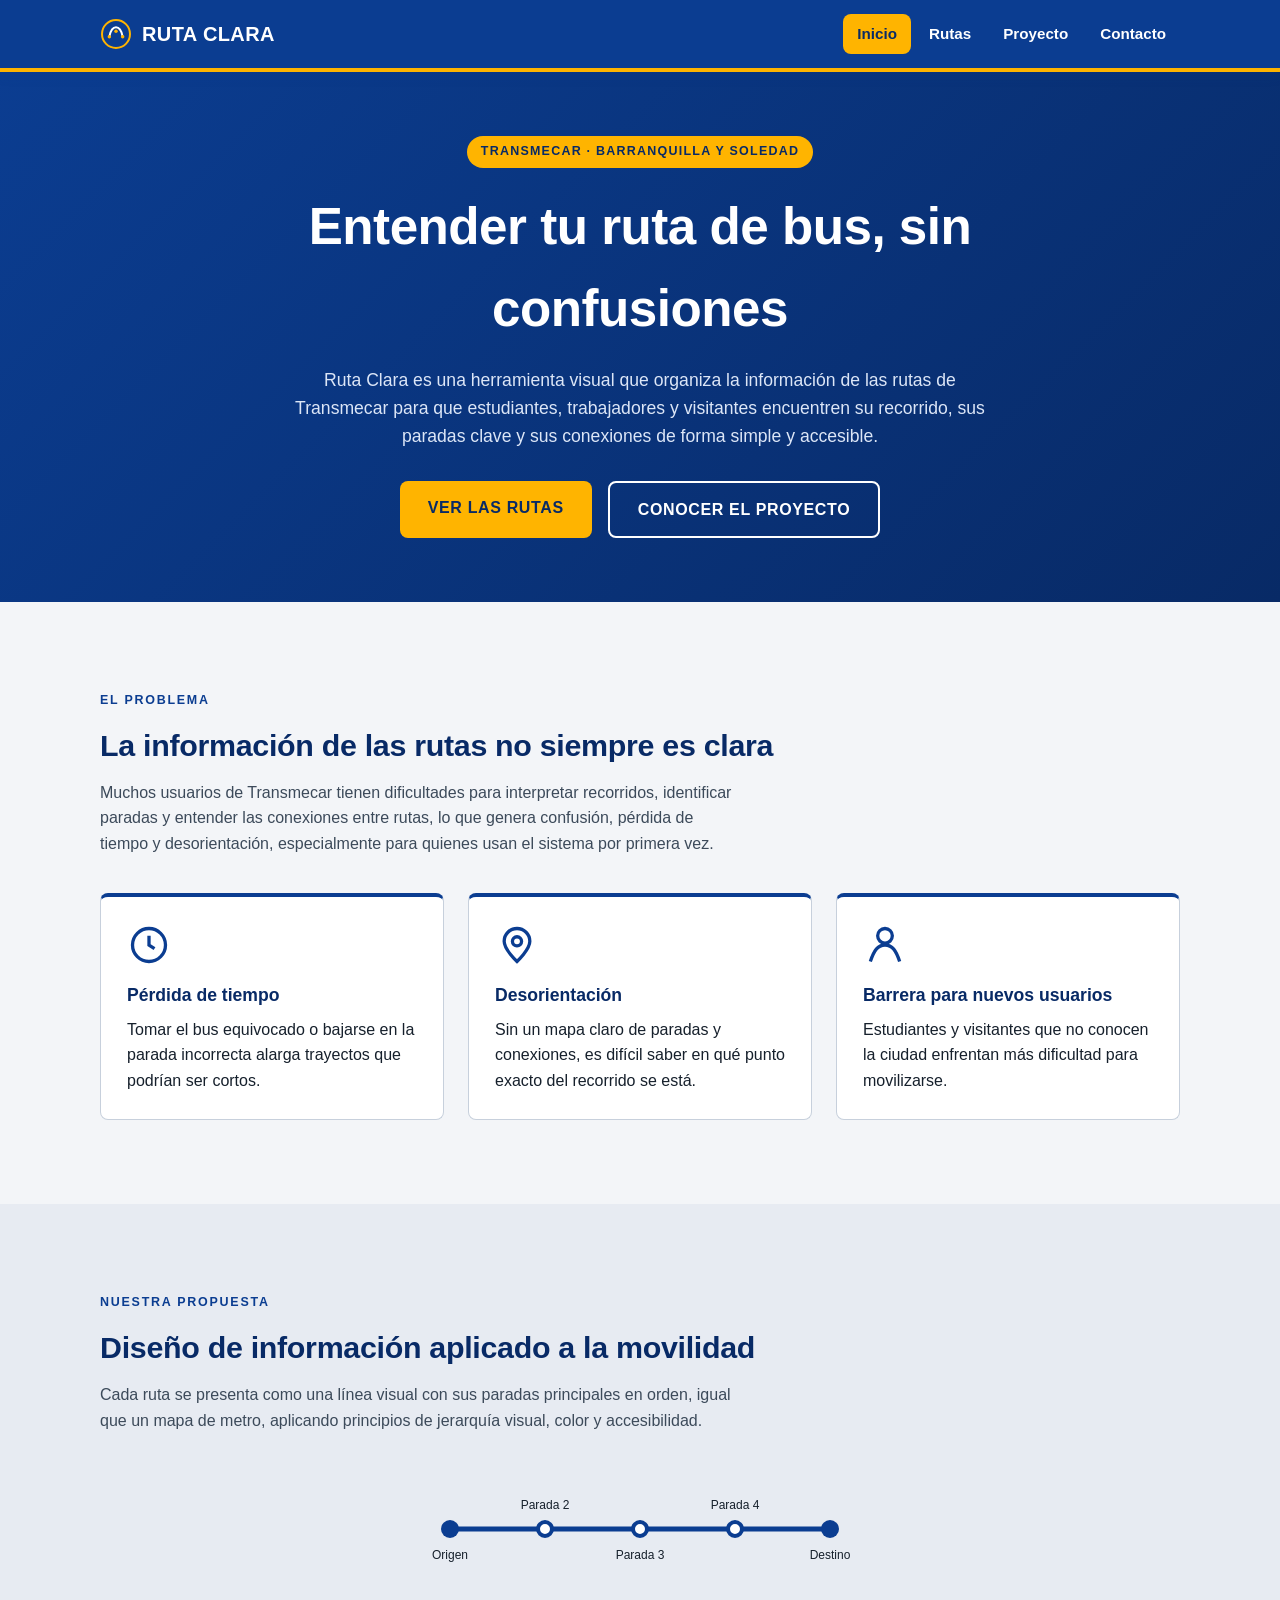
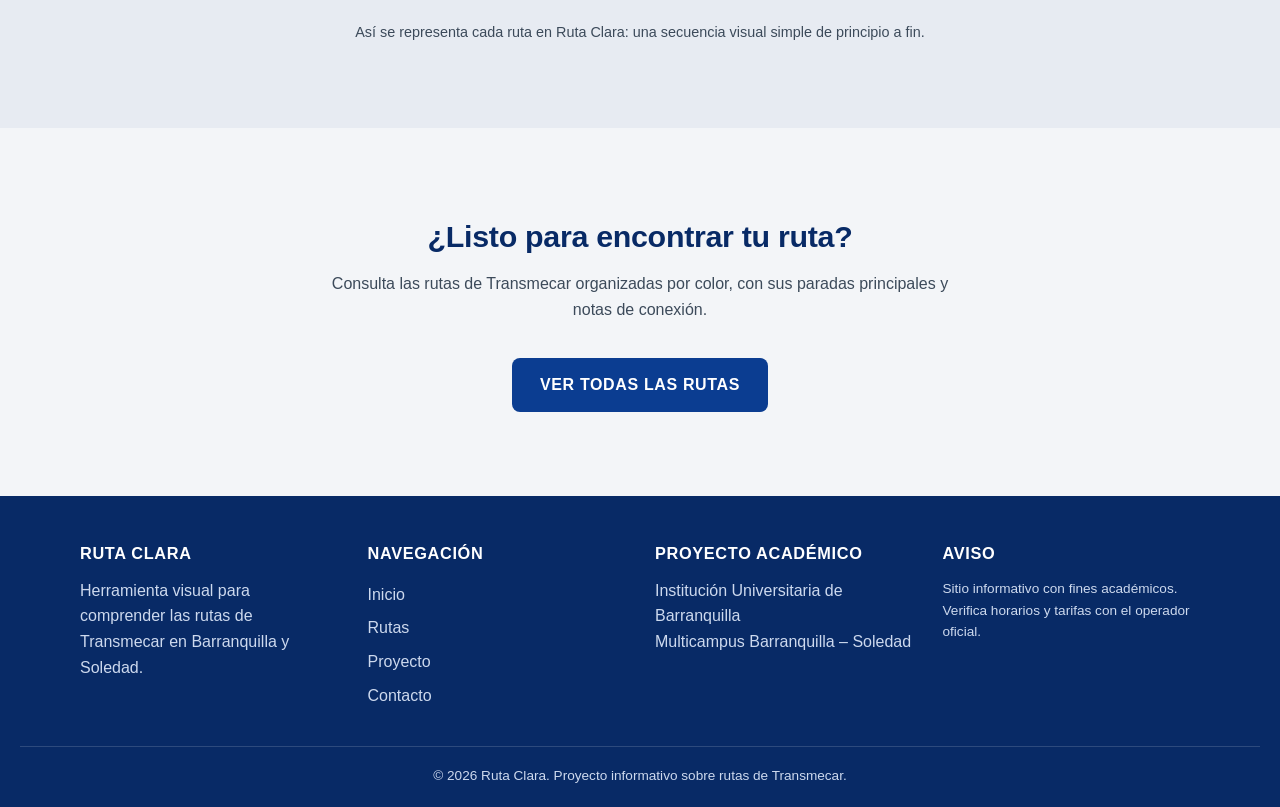
<file: index.html>
<!DOCTYPE html>
<html lang="es">
<head>
  <meta charset="UTF-8">
  <meta name="viewport" content="width=device-width, initial-scale=1.0">
  <title>Ruta Clara | Entiende las rutas de Transmecar</title>
  <meta name="description" content="Ruta Clara: herramienta visual para comprender fácilmente las rutas de Transmecar en Barranquilla y Soledad, Atlántico.">
  <link rel="stylesheet" href="css/styles.css">
</head>
<body>
  <a href="#contenido-principal" class="saltar-enlace">Saltar al contenido principal</a>

  <header class="encabezado">
    <nav class="barra-nav" aria-label="Navegación principal">
      <a href="index.html" class="marca">
        <svg class="marca__icono" viewBox="0 0 48 48" role="img" aria-label="Logotipo de Ruta Clara">
          <circle cx="24" cy="24" r="21" fill="none" stroke="#ffb400" stroke-width="3"/>
          <path d="M14 28c2-10 6-14 10-14s8 4 10 14" fill="none" stroke="#ffffff" stroke-width="3" stroke-linecap="round"/>
          <circle cx="14" cy="28" r="2.6" fill="#ffb400"/>
          <circle cx="24" cy="20" r="2.6" fill="#ffb400"/>
          <circle cx="34" cy="28" r="2.6" fill="#ffb400"/>
        </svg>
        <span>Ruta Clara</span>
      </a>
      <ul class="nav-lista">
        <li><a href="index.html" aria-current="page">Inicio</a></li>
        <li><a href="rutas.html">Rutas</a></li>
        <li><a href="proyecto.html">Proyecto</a></li>
        <li><a href="contacto.html">Contacto</a></li>
      </ul>
    </nav>
  </header>

  <main id="contenido-principal">
    <!-- HERO -->
    <section class="hero">
      <div class="hero__contenido">
        <span class="hero__etiqueta">Transmecar · Barranquilla y Soledad</span>
        <h1 class="hero__titulo">Entender tu ruta de bus, sin confusiones</h1>
        <p class="hero__texto">
          Ruta Clara es una herramienta visual que organiza la información de las rutas de
          Transmecar para que estudiantes, trabajadores y visitantes encuentren su recorrido,
          sus paradas clave y sus conexiones de forma simple y accesible.
        </p>
        <div class="hero__botones">
          <a href="rutas.html" class="boton">Ver las rutas</a>
          <a href="proyecto.html" class="boton boton--secundario">Conocer el proyecto</a>
        </div>
      </div>
    </section>

    <!-- EL PROBLEMA -->
    <section class="seccion">
      <div class="contenedor">
        <span class="etiqueta">El problema</span>
        <h2 class="titulo-seccion">La información de las rutas no siempre es clara</h2>
        <p class="subtitulo-seccion">
          Muchos usuarios de Transmecar tienen dificultades para interpretar recorridos, identificar
          paradas y entender las conexiones entre rutas, lo que genera confusión, pérdida de tiempo y
          desorientación, especialmente para quienes usan el sistema por primera vez.
        </p>

        <div class="grilla">
          <article class="tarjeta">
            <svg class="tarjeta__icono" viewBox="0 0 24 24" fill="none" stroke="currentColor" stroke-width="1.8" aria-hidden="true">
              <circle cx="12" cy="12" r="9"/>
              <path d="M12 7v5l3 2"/>
            </svg>
            <h3 class="tarjeta__titulo">Pérdida de tiempo</h3>
            <p>Tomar el bus equivocado o bajarse en la parada incorrecta alarga trayectos que podrían ser cortos.</p>
          </article>
          <article class="tarjeta">
            <svg class="tarjeta__icono" viewBox="0 0 24 24" fill="none" stroke="currentColor" stroke-width="1.8" aria-hidden="true">
              <path d="M12 21s-7-6.5-7-11a7 7 0 0 1 14 0c0 4.5-7 11-7 11z"/>
              <circle cx="12" cy="10" r="2.5"/>
            </svg>
            <h3 class="tarjeta__titulo">Desorientación</h3>
            <p>Sin un mapa claro de paradas y conexiones, es difícil saber en qué punto exacto del recorrido se está.</p>
          </article>
          <article class="tarjeta">
            <svg class="tarjeta__icono" viewBox="0 0 24 24" fill="none" stroke="currentColor" stroke-width="1.8" aria-hidden="true">
              <path d="M4 21c2-6 4-9 8-9s6 3 8 9"/>
              <circle cx="12" cy="7" r="4"/>
            </svg>
            <h3 class="tarjeta__titulo">Barrera para nuevos usuarios</h3>
            <p>Estudiantes y visitantes que no conocen la ciudad enfrentan más dificultad para movilizarse.</p>
          </article>
        </div>
      </div>
    </section>

    <!-- LA SOLUCIÓN -->
    <section class="seccion seccion--alt">
      <div class="contenedor">
        <span class="etiqueta">Nuestra propuesta</span>
        <h2 class="titulo-seccion">Diseño de información aplicado a la movilidad</h2>
        <p class="subtitulo-seccion">
          Cada ruta se presenta como una línea visual con sus paradas principales en orden, igual que
          un mapa de metro, aplicando principios de jerarquía visual, color y accesibilidad.
        </p>

        <figure class="figura-marca">
          <svg viewBox="0 0 460 140" width="460" height="140" role="img" aria-labelledby="titulo-figura desc-figura" style="max-width:100%; height:auto; margin:0 auto;">
            <title id="titulo-figura">Ejemplo de línea de ruta simplificada</title>
            <desc id="desc-figura">Diagrama con una línea horizontal azul y cinco puntos que representan paradas, cada una con una etiqueta breve debajo.</desc>
            <line x1="40" y1="60" x2="420" y2="60" stroke="#0b3d91" stroke-width="5" stroke-linecap="round"/>
            <g font-family="Arial, sans-serif" font-size="12" fill="#16202c" text-anchor="middle">
              <circle cx="40" cy="60" r="9" fill="#0b3d91"/>
              <text x="40" y="90">Origen</text>
              <circle cx="135" cy="60" r="7" fill="#ffffff" stroke="#0b3d91" stroke-width="4"/>
              <text x="135" y="40">Parada 2</text>
              <circle cx="230" cy="60" r="7" fill="#ffffff" stroke="#0b3d91" stroke-width="4"/>
              <text x="230" y="90">Parada 3</text>
              <circle cx="325" cy="60" r="7" fill="#ffffff" stroke="#0b3d91" stroke-width="4"/>
              <text x="325" y="40">Parada 4</text>
              <circle cx="420" cy="60" r="9" fill="#0b3d91"/>
              <text x="420" y="90">Destino</text>
            </g>
          </svg>
          <figcaption>Así se representa cada ruta en Ruta Clara: una secuencia visual simple de principio a fin.</figcaption>
        </figure>
      </div>
    </section>

    <!-- CTA FINAL -->
    <section class="seccion">
      <div class="contenedor" style="text-align:center;">
        <h2 class="titulo-seccion">¿Listo para encontrar tu ruta?</h2>
        <p class="subtitulo-seccion" style="margin-left:auto; margin-right:auto;">
          Consulta las rutas de Transmecar organizadas por color, con sus paradas principales y notas de conexión.
        </p>
        <a href="rutas.html" class="boton" style="background-color:var(--color-primario); color:var(--color-blanco);">Ver todas las rutas</a>
      </div>
    </section>
  </main>

  <footer class="pie">
    <div class="pie__grilla">
      <div>
        <p class="pie__titulo">Ruta Clara</p>
        <p>Herramienta visual para comprender las rutas de Transmecar en Barranquilla y Soledad.</p>
      </div>
      <div>
        <p class="pie__titulo">Navegación</p>
        <ul class="pie__lista">
          <li><a href="index.html">Inicio</a></li>
          <li><a href="rutas.html">Rutas</a></li>
          <li><a href="proyecto.html">Proyecto</a></li>
          <li><a href="contacto.html">Contacto</a></li>
        </ul>
      </div>
      <div>
        <p class="pie__titulo">Proyecto académico</p>
        <ul class="pie__lista">
          <li>Institución Universitaria de Barranquilla</li>
          <li>Multicampus Barranquilla – Soledad</li>
        </ul>
      </div>
      <div>
        <p class="pie__titulo">Aviso</p>
        <p style="font-size:0.85rem;">Sitio informativo con fines académicos. Verifica horarios y tarifas con el operador oficial.</p>
      </div>
    </div>
    <p class="pie__abajo">&copy; 2026 Ruta Clara. Proyecto informativo sobre rutas de Transmecar.</p>
  </footer>
</body>
</html>
</file>
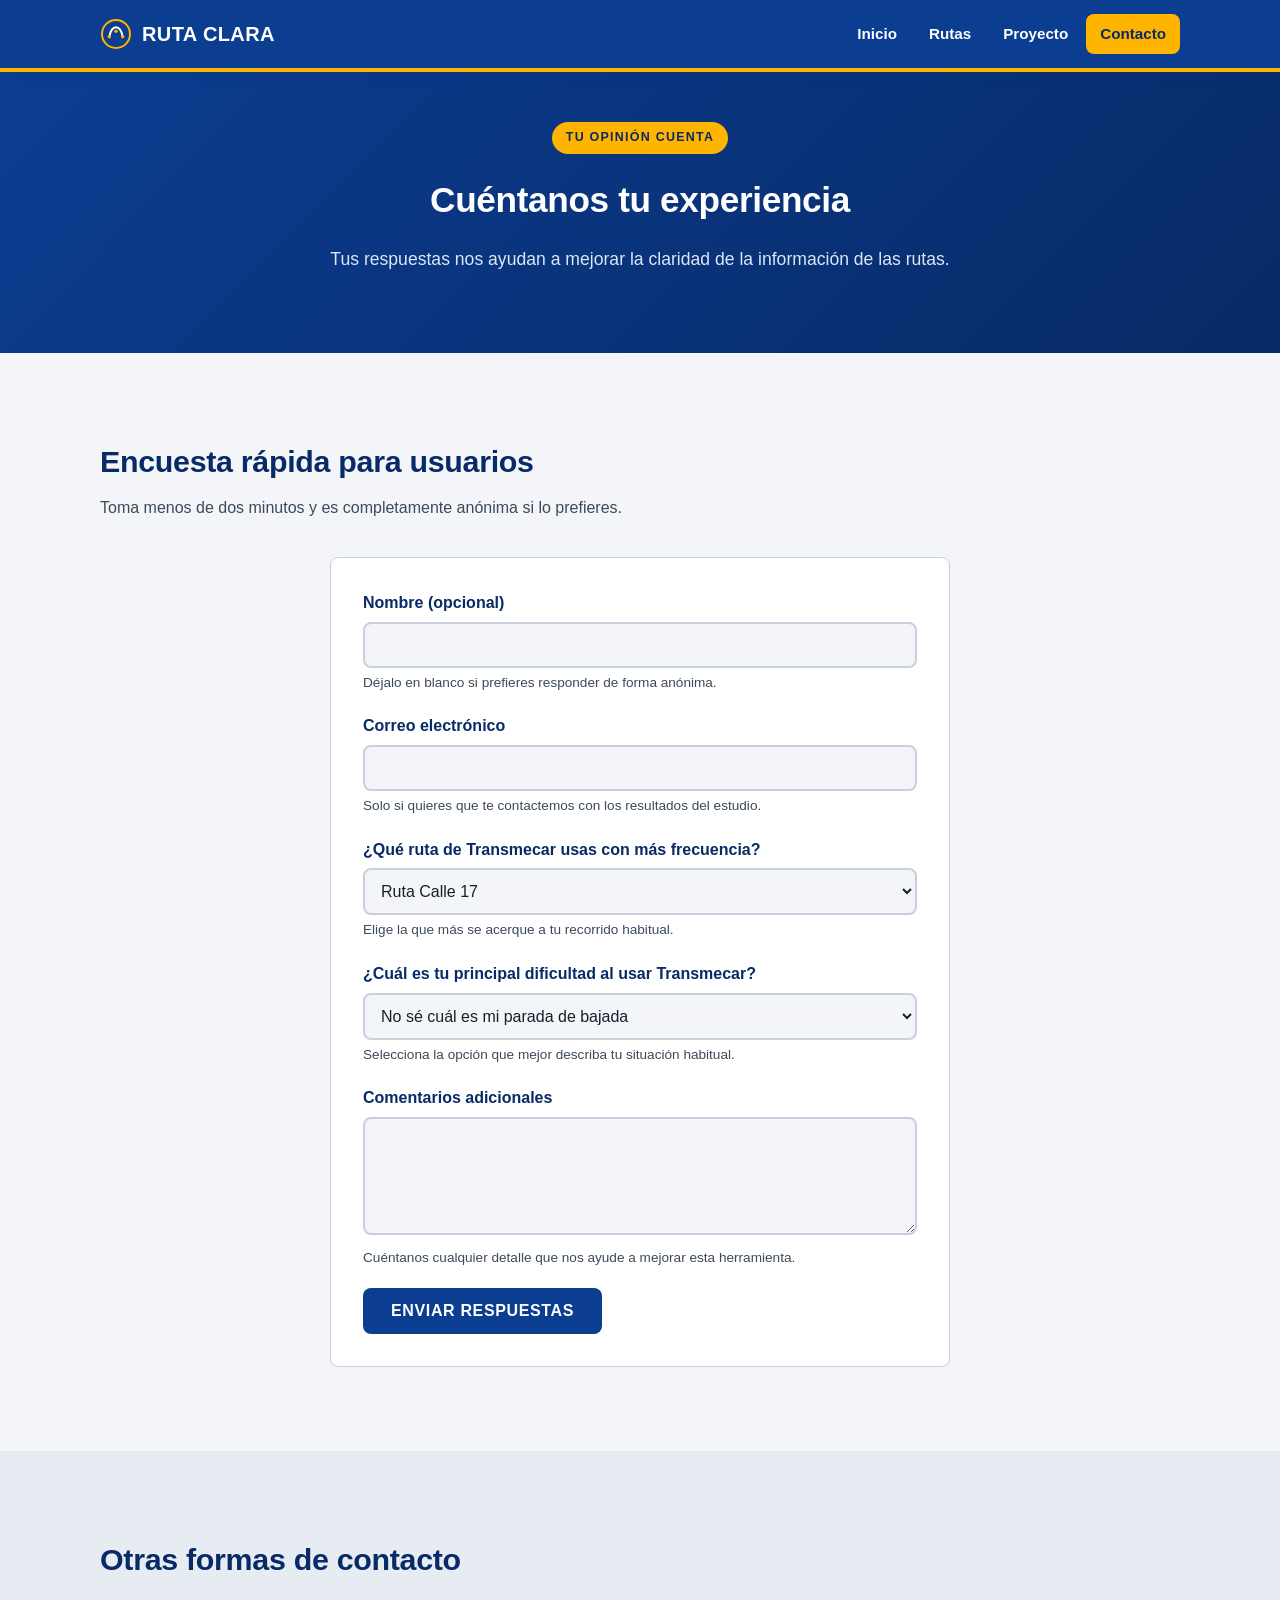
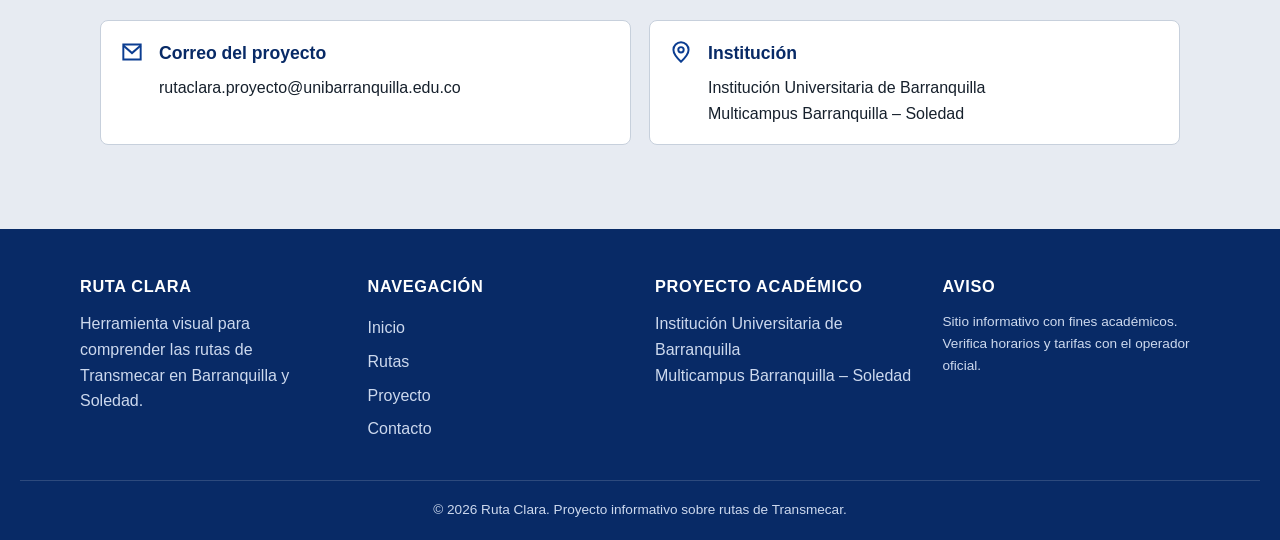
<file: contacto.html>
<!DOCTYPE html>
<html lang="es">
<head>
  <meta charset="UTF-8">
  <meta name="viewport" content="width=device-width, initial-scale=1.0">
  <title>Contacto | Ruta Clara</title>
  <meta name="description" content="Cuéntanos tu experiencia con las rutas de Transmecar o contáctanos para más información sobre el proyecto Ruta Clara.">
  <link rel="stylesheet" href="css/styles.css">
</head>
<body>
  <a href="#contenido-principal" class="saltar-enlace">Saltar al contenido principal</a>

  <header class="encabezado">
    <nav class="barra-nav" aria-label="Navegación principal">
      <a href="index.html" class="marca">
        <svg class="marca__icono" viewBox="0 0 48 48" role="img" aria-label="Logotipo de Ruta Clara">
          <circle cx="24" cy="24" r="21" fill="none" stroke="#ffb400" stroke-width="3"/>
          <path d="M14 28c2-10 6-14 10-14s8 4 10 14" fill="none" stroke="#ffffff" stroke-width="3" stroke-linecap="round"/>
          <circle cx="14" cy="28" r="2.6" fill="#ffb400"/>
          <circle cx="24" cy="20" r="2.6" fill="#ffb400"/>
          <circle cx="34" cy="28" r="2.6" fill="#ffb400"/>
        </svg>
        <span>Ruta Clara</span>
      </a>
      <ul class="nav-lista">
        <li><a href="index.html">Inicio</a></li>
        <li><a href="rutas.html">Rutas</a></li>
        <li><a href="proyecto.html">Proyecto</a></li>
        <li><a href="contacto.html" aria-current="page">Contacto</a></li>
      </ul>
    </nav>
  </header>

  <main id="contenido-principal">
    <section class="hero" style="padding:50px 20px;">
      <div class="hero__contenido">
        <span class="hero__etiqueta">Tu opinión cuenta</span>
        <h1 class="hero__titulo" style="font-size:2.2rem;">Cuéntanos tu experiencia</h1>
        <p class="hero__texto">Tus respuestas nos ayudan a mejorar la claridad de la información de las rutas.</p>
      </div>
    </section>

    <section class="seccion">
      <div class="contenedor">
        <h2 class="titulo-seccion">Encuesta rápida para usuarios</h2>
        <p class="subtitulo-seccion">Toma menos de dos minutos y es completamente anónima si lo prefieres.</p>

        <form class="formulario" action="#" method="post" novalidate>
          <div class="campo">
            <label for="nombre">Nombre (opcional)</label>
            <input type="text" id="nombre" name="nombre" aria-describedby="ayuda-nombre" autocomplete="name">
            <span id="ayuda-nombre" class="campo__ayuda">Déjalo en blanco si prefieres responder de forma anónima.</span>
          </div>

          <div class="campo">
            <label for="correo">Correo electrónico</label>
            <input type="email" id="correo" name="correo" aria-describedby="ayuda-correo" autocomplete="email">
            <span id="ayuda-correo" class="campo__ayuda">Solo si quieres que te contactemos con los resultados del estudio.</span>
          </div>

          <div class="campo">
            <label for="ruta">¿Qué ruta de Transmecar usas con más frecuencia?</label>
            <select id="ruta" name="ruta" aria-describedby="ayuda-ruta">
              <option value="calle17">Ruta Calle 17</option>
              <option value="calle30">Ruta Calle 30</option>
              <option value="caracoli">Ruta Caracolí</option>
              <option value="central">Ruta La Central</option>
              <option value="otra">Otra / no estoy seguro</option>
            </select>
            <span id="ayuda-ruta" class="campo__ayuda">Elige la que más se acerque a tu recorrido habitual.</span>
          </div>

          <div class="campo">
            <label for="dificultad">¿Cuál es tu principal dificultad al usar Transmecar?</label>
            <select id="dificultad" name="dificultad" aria-describedby="ayuda-dificultad">
              <option value="paradas">No sé cuál es mi parada de bajada</option>
              <option value="recorrido">No entiendo bien el recorrido completo</option>
              <option value="conexiones">Se me complica hacer conexiones entre rutas</option>
              <option value="horarios">No conozco los horarios</option>
              <option value="ninguna">Ninguna, me oriento sin problema</option>
            </select>
            <span id="ayuda-dificultad" class="campo__ayuda">Selecciona la opción que mejor describa tu situación habitual.</span>
          </div>

          <div class="campo">
            <label for="comentarios">Comentarios adicionales</label>
            <textarea id="comentarios" name="comentarios" rows="5" aria-describedby="ayuda-comentarios"></textarea>
            <span id="ayuda-comentarios" class="campo__ayuda">Cuéntanos cualquier detalle que nos ayude a mejorar esta herramienta.</span>
          </div>

          <button type="submit" class="boton" style="background-color:var(--color-primario); color:var(--color-blanco);">Enviar respuestas</button>
        </form>
      </div>
    </section>

    <section class="seccion seccion--alt">
      <div class="contenedor">
        <h2 class="titulo-seccion">Otras formas de contacto</h2>
        <div class="info-contacto">
          <div class="info-contacto__item">
            <svg class="info-contacto__icono" viewBox="0 0 24 24" fill="none" stroke="currentColor" stroke-width="1.8" aria-hidden="true">
              <path d="M4 5h16v14H4z"/><path d="M4 6l8 7 8-7"/>
            </svg>
            <div>
              <h3 class="tarjeta__titulo" style="text-align:left;">Correo del proyecto</h3>
              <p><a href="mailto:rutaclara.proyecto@unibarranquilla.edu.co">rutaclara.proyecto@unibarranquilla.edu.co</a></p>
            </div>
          </div>
          <div class="info-contacto__item">
            <svg class="info-contacto__icono" viewBox="0 0 24 24" fill="none" stroke="currentColor" stroke-width="1.8" aria-hidden="true">
              <path d="M12 21s-7-6.5-7-11a7 7 0 0 1 14 0c0 4.5-7 11-7 11z"/><circle cx="12" cy="10" r="2.5"/>
            </svg>
            <div>
              <h3 class="tarjeta__titulo" style="text-align:left;">Institución</h3>
              <p>Institución Universitaria de Barranquilla<br>Multicampus Barranquilla – Soledad</p>
            </div>
          </div>
        </div>
      </div>
    </section>
  </main>

  <footer class="pie">
    <div class="pie__grilla">
      <div>
        <p class="pie__titulo">Ruta Clara</p>
        <p>Herramienta visual para comprender las rutas de Transmecar en Barranquilla y Soledad.</p>
      </div>
      <div>
        <p class="pie__titulo">Navegación</p>
        <ul class="pie__lista">
          <li><a href="index.html">Inicio</a></li>
          <li><a href="rutas.html">Rutas</a></li>
          <li><a href="proyecto.html">Proyecto</a></li>
          <li><a href="contacto.html">Contacto</a></li>
        </ul>
      </div>
      <div>
        <p class="pie__titulo">Proyecto académico</p>
        <ul class="pie__lista">
          <li>Institución Universitaria de Barranquilla</li>
          <li>Multicampus Barranquilla – Soledad</li>
        </ul>
      </div>
      <div>
        <p class="pie__titulo">Aviso</p>
        <p style="font-size:0.85rem;">Sitio informativo con fines académicos. Verifica horarios y tarifas con el operador oficial.</p>
      </div>
    </div>
    <p class="pie__abajo">&copy; 2026 Ruta Clara. Proyecto informativo sobre rutas de Transmecar.</p>
  </footer>
</body>
</html>
</file>
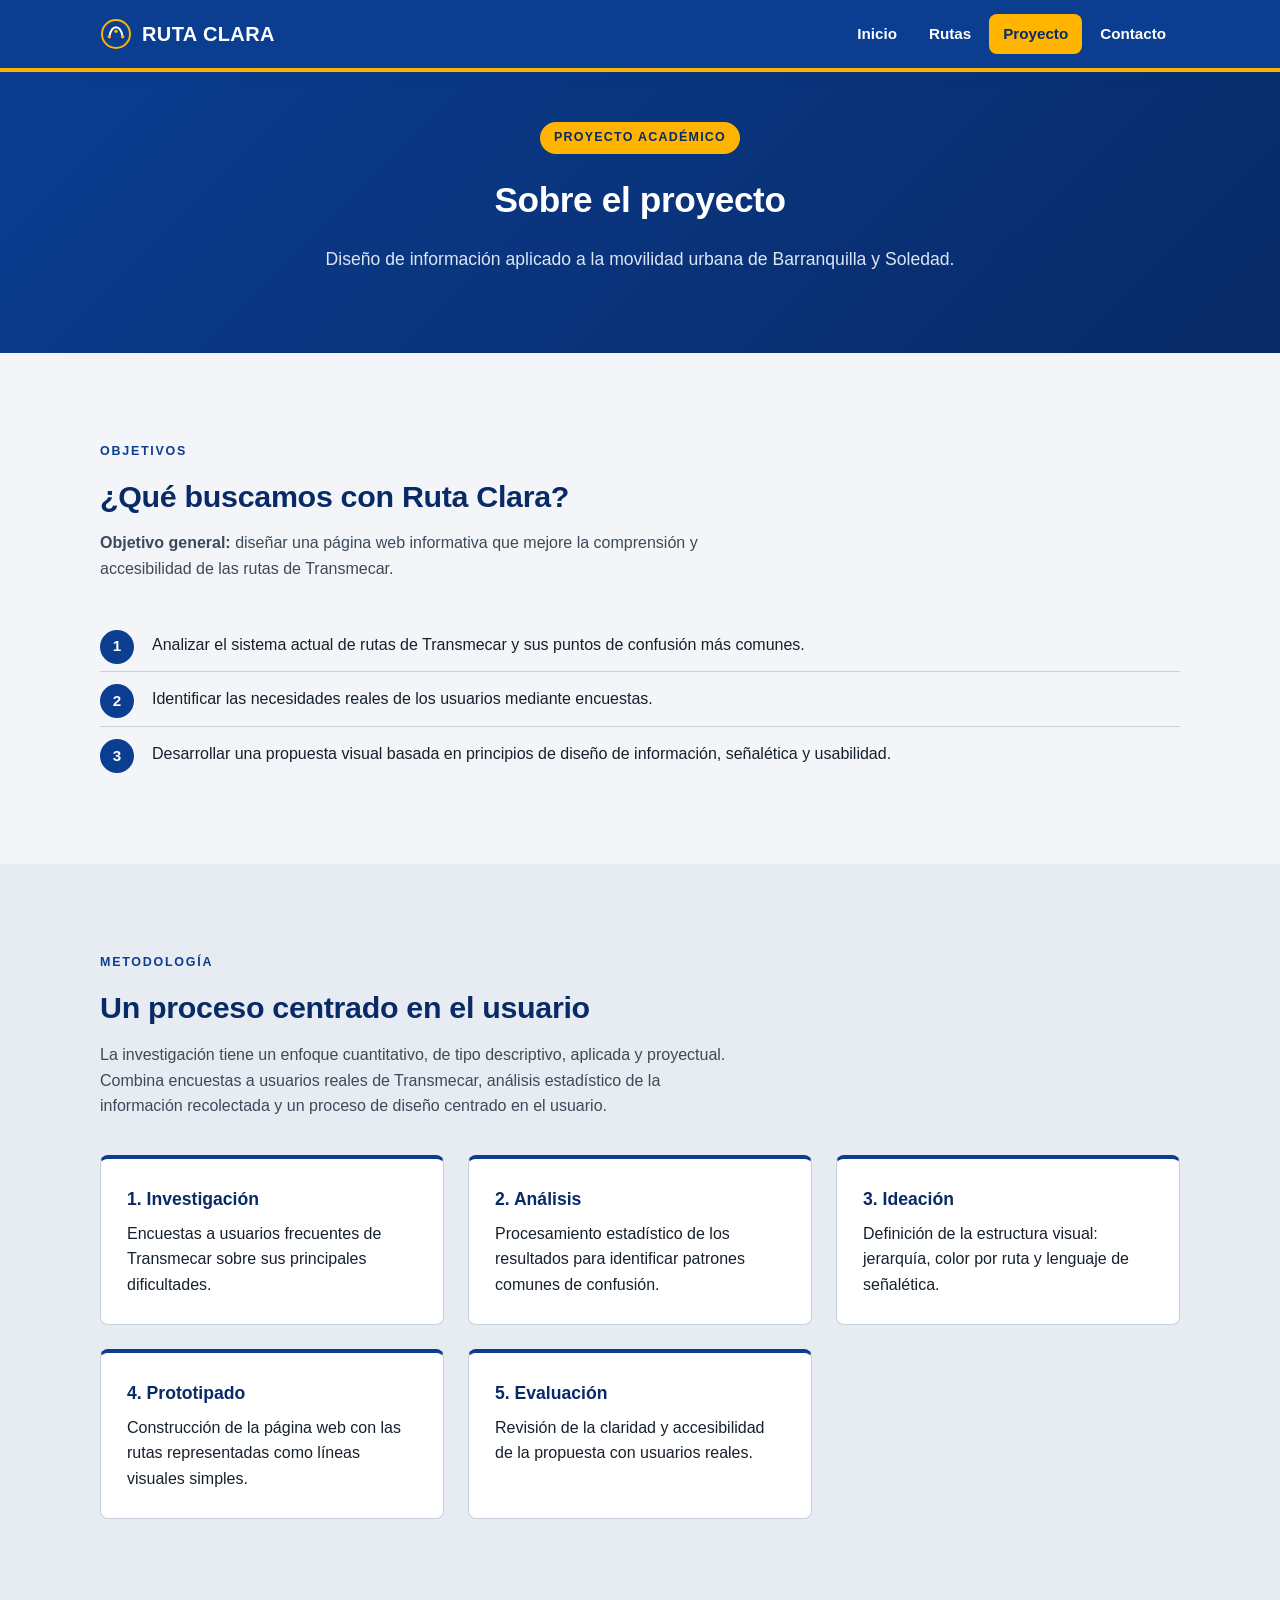
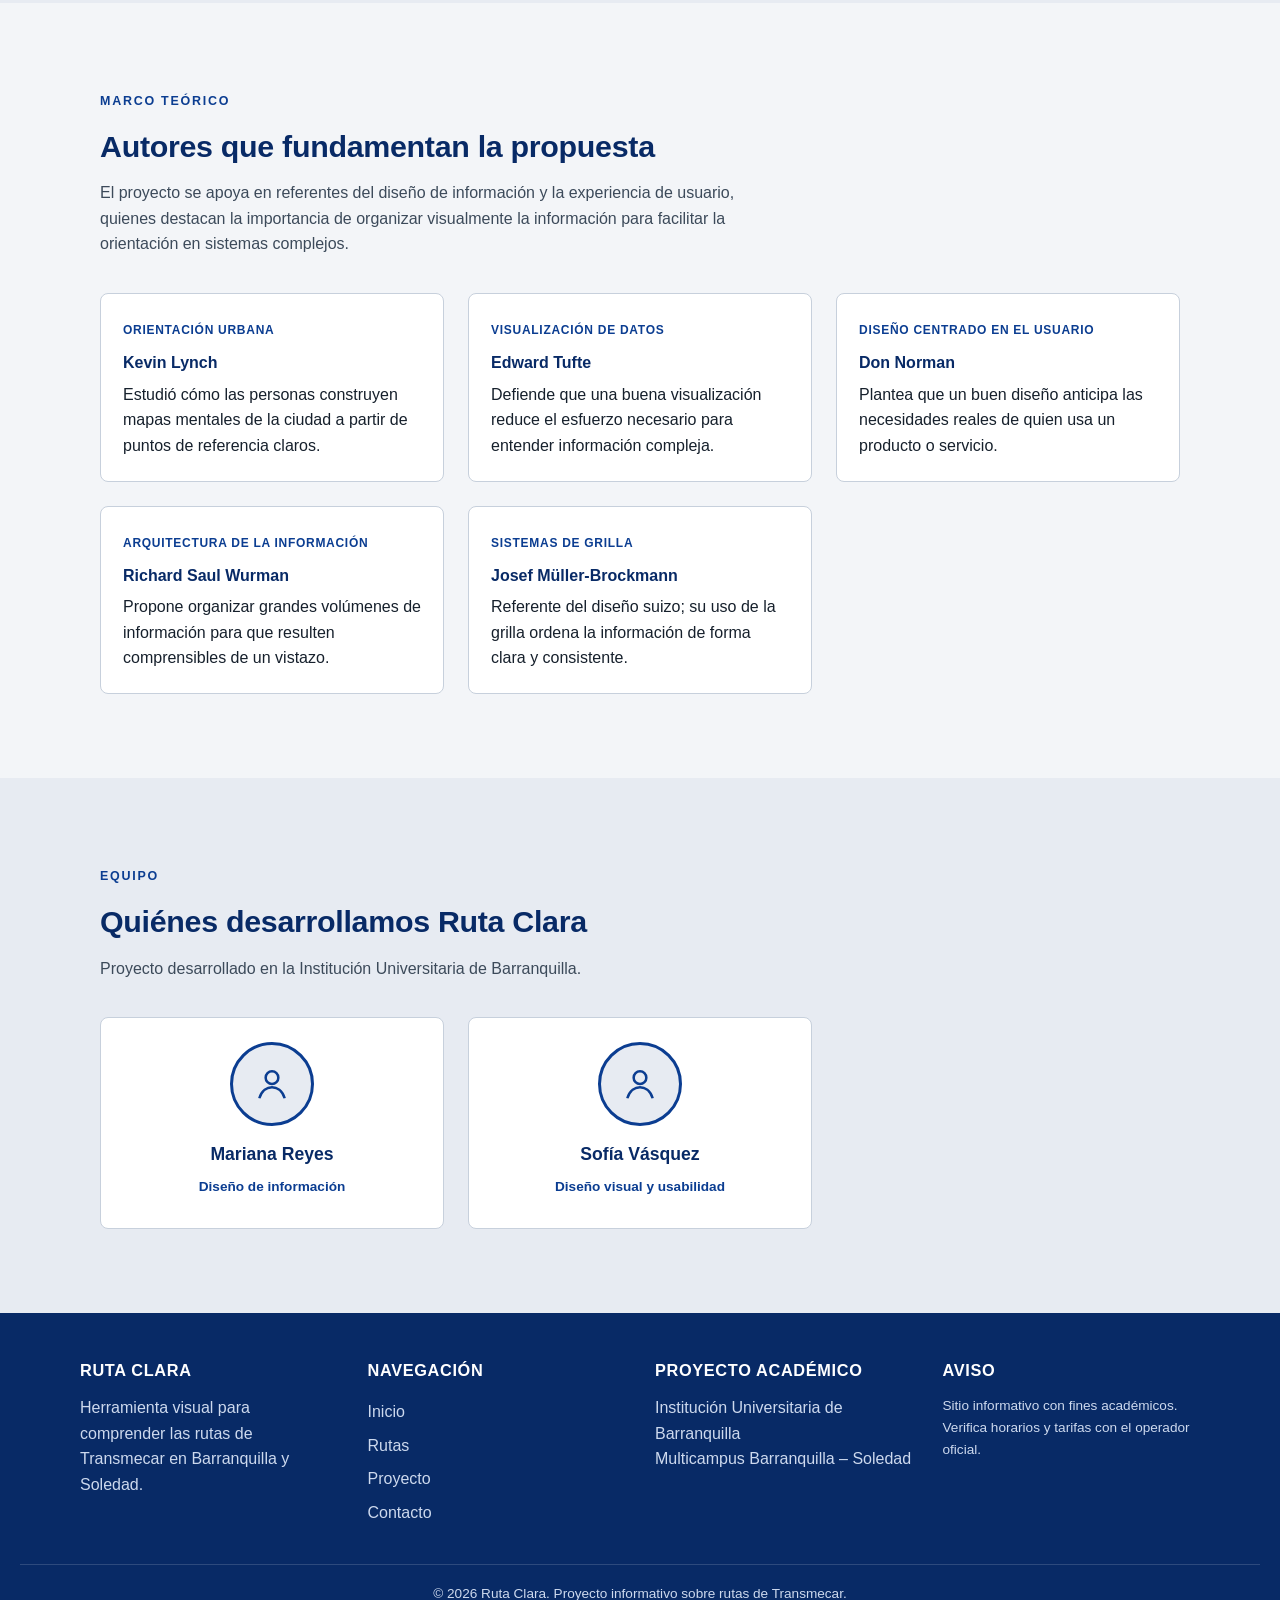
<file: proyecto.html>
<!DOCTYPE html>
<html lang="es">
<head>
  <meta charset="UTF-8">
  <meta name="viewport" content="width=device-width, initial-scale=1.0">
  <title>El proyecto | Ruta Clara</title>
  <meta name="description" content="Conoce el objetivo, la metodología y el marco teórico del proyecto Ruta Clara sobre las rutas de Transmecar.">
  <link rel="stylesheet" href="css/styles.css">
</head>
<body>
  <a href="#contenido-principal" class="saltar-enlace">Saltar al contenido principal</a>

  <header class="encabezado">
    <nav class="barra-nav" aria-label="Navegación principal">
      <a href="index.html" class="marca">
        <svg class="marca__icono" viewBox="0 0 48 48" role="img" aria-label="Logotipo de Ruta Clara">
          <circle cx="24" cy="24" r="21" fill="none" stroke="#ffb400" stroke-width="3"/>
          <path d="M14 28c2-10 6-14 10-14s8 4 10 14" fill="none" stroke="#ffffff" stroke-width="3" stroke-linecap="round"/>
          <circle cx="14" cy="28" r="2.6" fill="#ffb400"/>
          <circle cx="24" cy="20" r="2.6" fill="#ffb400"/>
          <circle cx="34" cy="28" r="2.6" fill="#ffb400"/>
        </svg>
        <span>Ruta Clara</span>
      </a>
      <ul class="nav-lista">
        <li><a href="index.html">Inicio</a></li>
        <li><a href="rutas.html">Rutas</a></li>
        <li><a href="proyecto.html" aria-current="page">Proyecto</a></li>
        <li><a href="contacto.html">Contacto</a></li>
      </ul>
    </nav>
  </header>

  <main id="contenido-principal">
    <section class="hero" style="padding:50px 20px;">
      <div class="hero__contenido">
        <span class="hero__etiqueta">Proyecto académico</span>
        <h1 class="hero__titulo" style="font-size:2.2rem;">Sobre el proyecto</h1>
        <p class="hero__texto">Diseño de información aplicado a la movilidad urbana de Barranquilla y Soledad.</p>
      </div>
    </section>

    <!-- OBJETIVOS -->
    <section class="seccion">
      <div class="contenedor">
        <span class="etiqueta">Objetivos</span>
        <h2 class="titulo-seccion">¿Qué buscamos con Ruta Clara?</h2>
        <p class="subtitulo-seccion">
          <strong>Objetivo general:</strong> diseñar una página web informativa que mejore la
          comprensión y accesibilidad de las rutas de Transmecar.
        </p>

        <ol class="lista-pasos">
          <li>Analizar el sistema actual de rutas de Transmecar y sus puntos de confusión más comunes.</li>
          <li>Identificar las necesidades reales de los usuarios mediante encuestas.</li>
          <li>Desarrollar una propuesta visual basada en principios de diseño de información, señalética y usabilidad.</li>
        </ol>
      </div>
    </section>

    <!-- METODOLOGÍA -->
    <section class="seccion seccion--alt">
      <div class="contenedor">
        <span class="etiqueta">Metodología</span>
        <h2 class="titulo-seccion">Un proceso centrado en el usuario</h2>
        <p class="subtitulo-seccion">
          La investigación tiene un enfoque cuantitativo, de tipo descriptivo, aplicada y proyectual.
          Combina encuestas a usuarios reales de Transmecar, análisis estadístico de la información
          recolectada y un proceso de diseño centrado en el usuario.
        </p>

        <div class="grilla">
          <article class="tarjeta">
            <h3 class="tarjeta__titulo">1. Investigación</h3>
            <p>Encuestas a usuarios frecuentes de Transmecar sobre sus principales dificultades.</p>
          </article>
          <article class="tarjeta">
            <h3 class="tarjeta__titulo">2. Análisis</h3>
            <p>Procesamiento estadístico de los resultados para identificar patrones comunes de confusión.</p>
          </article>
          <article class="tarjeta">
            <h3 class="tarjeta__titulo">3. Ideación</h3>
            <p>Definición de la estructura visual: jerarquía, color por ruta y lenguaje de señalética.</p>
          </article>
          <article class="tarjeta">
            <h3 class="tarjeta__titulo">4. Prototipado</h3>
            <p>Construcción de la página web con las rutas representadas como líneas visuales simples.</p>
          </article>
          <article class="tarjeta">
            <h3 class="tarjeta__titulo">5. Evaluación</h3>
            <p>Revisión de la claridad y accesibilidad de la propuesta con usuarios reales.</p>
          </article>
        </div>
      </div>
    </section>

    <!-- MARCO TEÓRICO -->
    <section class="seccion">
      <div class="contenedor">
        <span class="etiqueta">Marco teórico</span>
        <h2 class="titulo-seccion">Autores que fundamentan la propuesta</h2>
        <p class="subtitulo-seccion">
          El proyecto se apoya en referentes del diseño de información y la experiencia de usuario,
          quienes destacan la importancia de organizar visualmente la información para facilitar la
          orientación en sistemas complejos.
        </p>

        <div class="grilla">
          <article class="autor-tarjeta">
            <span class="autor-tarjeta__area">Orientación urbana</span>
            <p class="autor-tarjeta__nombre">Kevin Lynch</p>
            <p>Estudió cómo las personas construyen mapas mentales de la ciudad a partir de puntos de referencia claros.</p>
          </article>
          <article class="autor-tarjeta">
            <span class="autor-tarjeta__area">Visualización de datos</span>
            <p class="autor-tarjeta__nombre">Edward Tufte</p>
            <p>Defiende que una buena visualización reduce el esfuerzo necesario para entender información compleja.</p>
          </article>
          <article class="autor-tarjeta">
            <span class="autor-tarjeta__area">Diseño centrado en el usuario</span>
            <p class="autor-tarjeta__nombre">Don Norman</p>
            <p>Plantea que un buen diseño anticipa las necesidades reales de quien usa un producto o servicio.</p>
          </article>
          <article class="autor-tarjeta">
            <span class="autor-tarjeta__area">Arquitectura de la información</span>
            <p class="autor-tarjeta__nombre">Richard Saul Wurman</p>
            <p>Propone organizar grandes volúmenes de información para que resulten comprensibles de un vistazo.</p>
          </article>
          <article class="autor-tarjeta">
            <span class="autor-tarjeta__area">Sistemas de grilla</span>
            <p class="autor-tarjeta__nombre">Josef Müller-Brockmann</p>
            <p>Referente del diseño suizo; su uso de la grilla ordena la información de forma clara y consistente.</p>
          </article>
        </div>
      </div>
    </section>

    <!-- EQUIPO -->
    <section class="seccion seccion--alt">
      <div class="contenedor">
        <span class="etiqueta">Equipo</span>
        <h2 class="titulo-seccion">Quiénes desarrollamos Ruta Clara</h2>
        <p class="subtitulo-seccion">Proyecto desarrollado en la Institución Universitaria de Barranquilla.</p>

        <div class="grilla">
          <article class="equipo-tarjeta">
            <div class="equipo-tarjeta__avatar" aria-hidden="true">
              <svg viewBox="0 0 24 24" width="38" height="38" fill="none" stroke="currentColor" stroke-width="1.6"><circle cx="12" cy="8" r="4"/><path d="M4 21c1.5-5 5-7 8-7s6.5 2 8 7"/></svg>
            </div>
            <h3 class="tarjeta__titulo">Mariana Reyes</h3>
            <p class="equipo-tarjeta__rol">Diseño de información</p>
          </article>
          <article class="equipo-tarjeta">
            <div class="equipo-tarjeta__avatar" aria-hidden="true">
              <svg viewBox="0 0 24 24" width="38" height="38" fill="none" stroke="currentColor" stroke-width="1.6"><circle cx="12" cy="8" r="4"/><path d="M4 21c1.5-5 5-7 8-7s6.5 2 8 7"/></svg>
            </div>
            <h3 class="tarjeta__titulo">Sofía Vásquez</h3>
            <p class="equipo-tarjeta__rol">Diseño visual y usabilidad</p>
          </article>
        </div>
      </div>
    </section>
  </main>

  <footer class="pie">
    <div class="pie__grilla">
      <div>
        <p class="pie__titulo">Ruta Clara</p>
        <p>Herramienta visual para comprender las rutas de Transmecar en Barranquilla y Soledad.</p>
      </div>
      <div>
        <p class="pie__titulo">Navegación</p>
        <ul class="pie__lista">
          <li><a href="index.html">Inicio</a></li>
          <li><a href="rutas.html">Rutas</a></li>
          <li><a href="proyecto.html">Proyecto</a></li>
          <li><a href="contacto.html">Contacto</a></li>
        </ul>
      </div>
      <div>
        <p class="pie__titulo">Proyecto académico</p>
        <ul class="pie__lista">
          <li>Institución Universitaria de Barranquilla</li>
          <li>Multicampus Barranquilla – Soledad</li>
        </ul>
      </div>
      <div>
        <p class="pie__titulo">Aviso</p>
        <p style="font-size:0.85rem;">Sitio informativo con fines académicos. Verifica horarios y tarifas con el operador oficial.</p>
      </div>
    </div>
    <p class="pie__abajo">&copy; 2026 Ruta Clara. Proyecto informativo sobre rutas de Transmecar.</p>
  </footer>
</body>
</html>
</file>
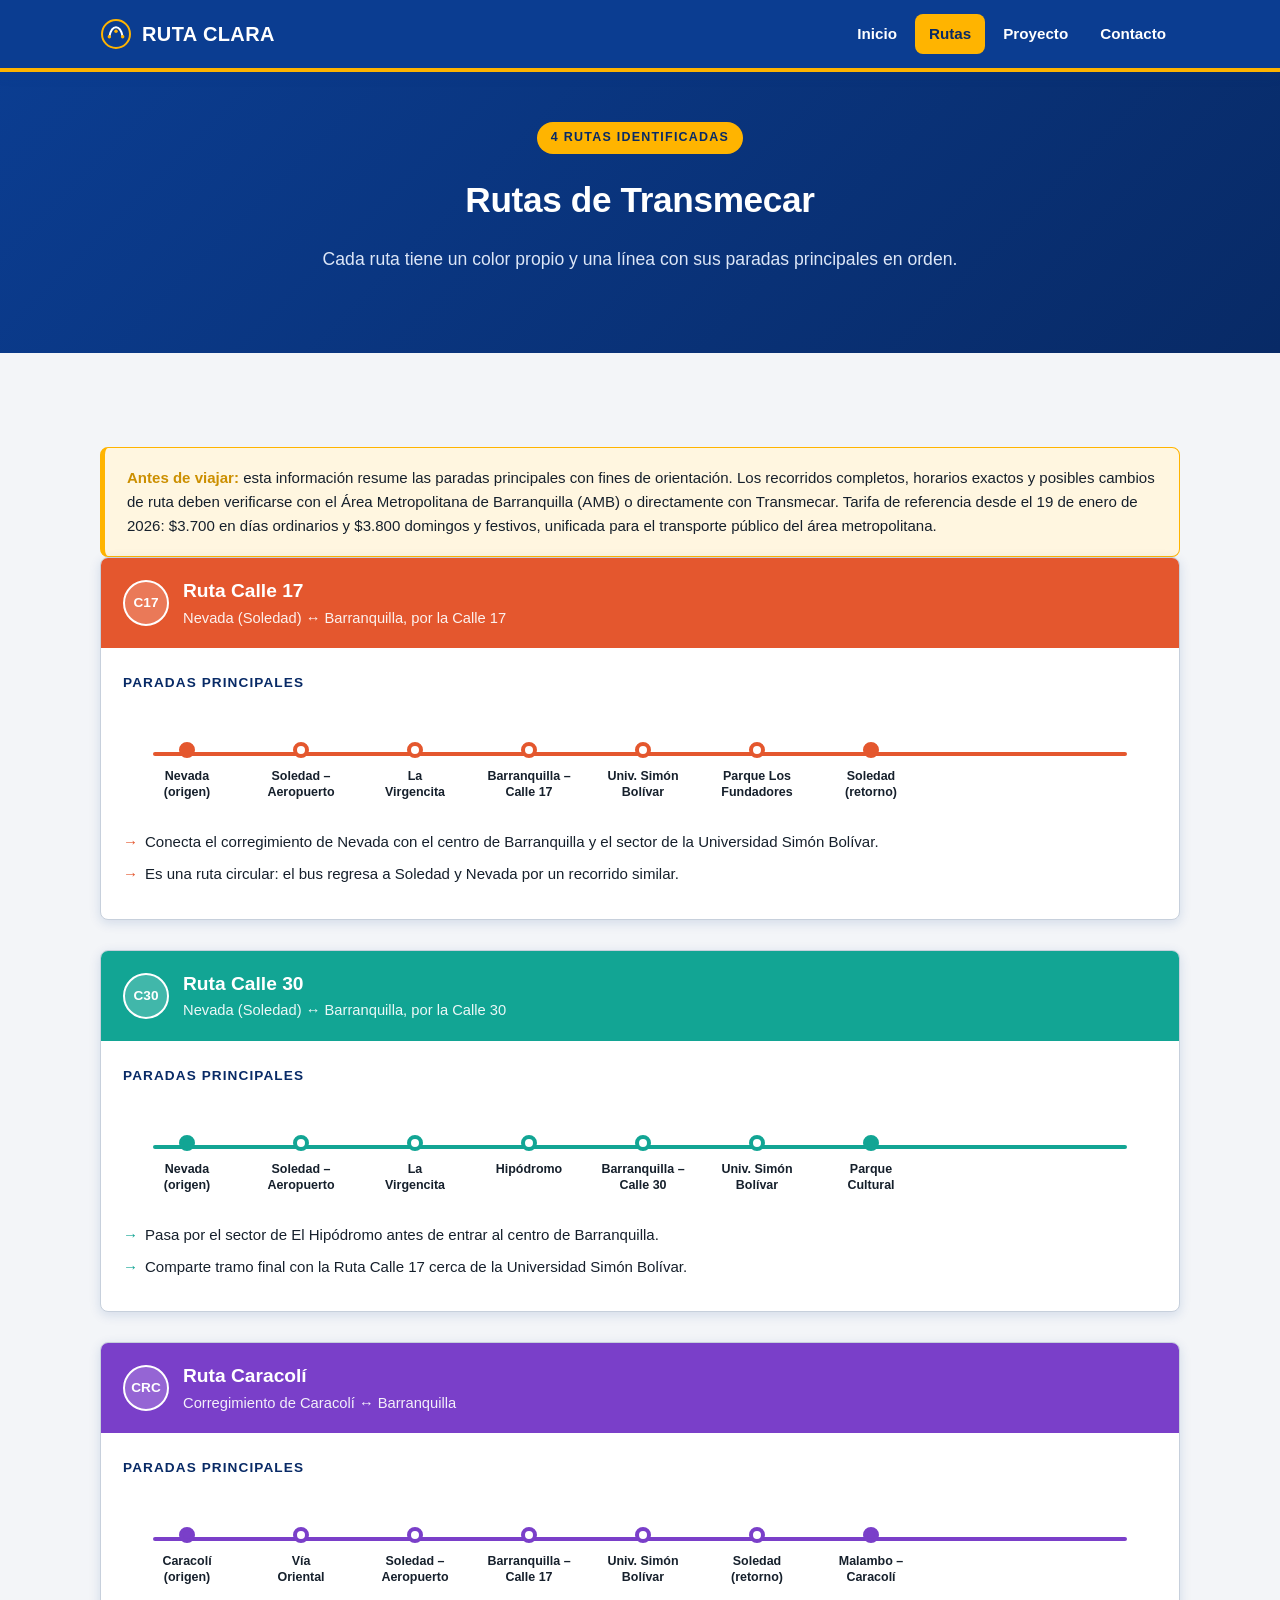
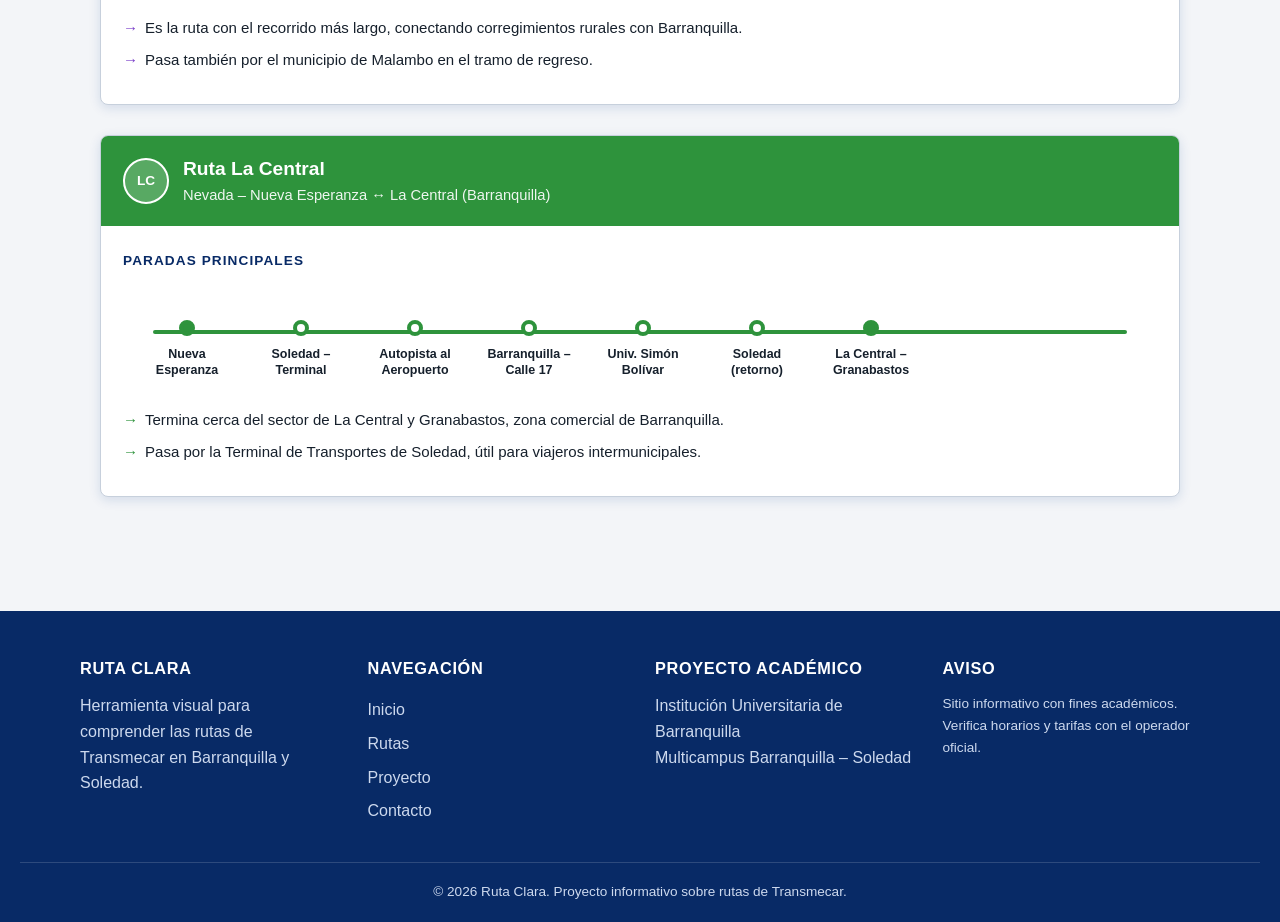
<file: rutas.html>
<!DOCTYPE html>
<html lang="es">
<head>
  <meta charset="UTF-8">
  <meta name="viewport" content="width=device-width, initial-scale=1.0">
  <title>Rutas | Ruta Clara</title>
  <meta name="description" content="Consulta las rutas de Transmecar: Calle 17, Calle 30, Caracolí y La Central, con sus paradas principales.">
  <link rel="stylesheet" href="css/styles.css">
</head>
<body>
  <a href="#contenido-principal" class="saltar-enlace">Saltar al contenido principal</a>

  <header class="encabezado">
    <nav class="barra-nav" aria-label="Navegación principal">
      <a href="index.html" class="marca">
        <svg class="marca__icono" viewBox="0 0 48 48" role="img" aria-label="Logotipo de Ruta Clara">
          <circle cx="24" cy="24" r="21" fill="none" stroke="#ffb400" stroke-width="3"/>
          <path d="M14 28c2-10 6-14 10-14s8 4 10 14" fill="none" stroke="#ffffff" stroke-width="3" stroke-linecap="round"/>
          <circle cx="14" cy="28" r="2.6" fill="#ffb400"/>
          <circle cx="24" cy="20" r="2.6" fill="#ffb400"/>
          <circle cx="34" cy="28" r="2.6" fill="#ffb400"/>
        </svg>
        <span>Ruta Clara</span>
      </a>
      <ul class="nav-lista">
        <li><a href="index.html">Inicio</a></li>
        <li><a href="rutas.html" aria-current="page">Rutas</a></li>
        <li><a href="proyecto.html">Proyecto</a></li>
        <li><a href="contacto.html">Contacto</a></li>
      </ul>
    </nav>
  </header>

  <main id="contenido-principal">
    <section class="hero" style="padding:50px 20px;">
      <div class="hero__contenido">
        <span class="hero__etiqueta">4 rutas identificadas</span>
        <h1 class="hero__titulo" style="font-size:2.2rem;">Rutas de Transmecar</h1>
        <p class="hero__texto">Cada ruta tiene un color propio y una línea con sus paradas principales en orden.</p>
      </div>
    </section>

    <section class="seccion">
      <div class="contenedor">

        <div class="aviso">
          <strong>Antes de viajar:</strong> esta información resume las paradas principales con fines
          de orientación. Los recorridos completos, horarios exactos y posibles cambios de ruta deben
          verificarse con el Área Metropolitana de Barranquilla (AMB) o directamente con Transmecar.
          Tarifa de referencia desde el 19 de enero de 2026: $3.700 en días ordinarios y $3.800 domingos
          y festivos, unificada para el transporte público del área metropolitana.
        </div>

        <!-- RUTA CALLE 17 -->
        <article class="ruta-tarjeta" style="--ruta-color: var(--ruta-17);">
          <div class="ruta-tarjeta__cabecera">
            <span class="ruta-tarjeta__codigo" aria-hidden="true">C17</span>
            <div>
              <p class="ruta-tarjeta__nombre">Ruta Calle 17</p>
              <p class="ruta-tarjeta__trayecto">Nevada (Soledad) ↔ Barranquilla, por la Calle 17</p>
            </div>
          </div>
          <div class="ruta-tarjeta__cuerpo">
            <p class="ruta-tarjeta__subtitulo">Paradas principales</p>
            <div class="linea-ruta-wrap">
              <ol class="linea-ruta" aria-label="Paradas principales de la Ruta Calle 17, en orden">
                <li class="parada parada--inicio"><span class="parada__punto" aria-hidden="true"></span><span class="parada__nombre">Nevada<br>(origen)</span></li>
                <li class="parada"><span class="parada__punto" aria-hidden="true"></span><span class="parada__nombre">Soledad –<br>Aeropuerto</span></li>
                <li class="parada"><span class="parada__punto" aria-hidden="true"></span><span class="parada__nombre">La<br>Virgencita</span></li>
                <li class="parada"><span class="parada__punto" aria-hidden="true"></span><span class="parada__nombre">Barranquilla –<br>Calle 17</span></li>
                <li class="parada"><span class="parada__punto" aria-hidden="true"></span><span class="parada__nombre">Univ. Simón<br>Bolívar</span></li>
                <li class="parada"><span class="parada__punto" aria-hidden="true"></span><span class="parada__nombre">Parque Los<br>Fundadores</span></li>
                <li class="parada parada--fin"><span class="parada__punto" aria-hidden="true"></span><span class="parada__nombre">Soledad<br>(retorno)</span></li>
              </ol>
            </div>
            <ul class="ruta-tarjeta__notas">
              <li>Conecta el corregimiento de Nevada con el centro de Barranquilla y el sector de la Universidad Simón Bolívar.</li>
              <li>Es una ruta circular: el bus regresa a Soledad y Nevada por un recorrido similar.</li>
            </ul>
          </div>
        </article>

        <!-- RUTA CALLE 30 -->
        <article class="ruta-tarjeta" style="--ruta-color: var(--ruta-30);">
          <div class="ruta-tarjeta__cabecera">
            <span class="ruta-tarjeta__codigo" aria-hidden="true">C30</span>
            <div>
              <p class="ruta-tarjeta__nombre">Ruta Calle 30</p>
              <p class="ruta-tarjeta__trayecto">Nevada (Soledad) ↔ Barranquilla, por la Calle 30</p>
            </div>
          </div>
          <div class="ruta-tarjeta__cuerpo">
            <p class="ruta-tarjeta__subtitulo">Paradas principales</p>
            <div class="linea-ruta-wrap">
              <ol class="linea-ruta" aria-label="Paradas principales de la Ruta Calle 30, en orden">
                <li class="parada parada--inicio"><span class="parada__punto" aria-hidden="true"></span><span class="parada__nombre">Nevada<br>(origen)</span></li>
                <li class="parada"><span class="parada__punto" aria-hidden="true"></span><span class="parada__nombre">Soledad –<br>Aeropuerto</span></li>
                <li class="parada"><span class="parada__punto" aria-hidden="true"></span><span class="parada__nombre">La<br>Virgencita</span></li>
                <li class="parada"><span class="parada__punto" aria-hidden="true"></span><span class="parada__nombre">Hipódromo</span></li>
                <li class="parada"><span class="parada__punto" aria-hidden="true"></span><span class="parada__nombre">Barranquilla –<br>Calle 30</span></li>
                <li class="parada"><span class="parada__punto" aria-hidden="true"></span><span class="parada__nombre">Univ. Simón<br>Bolívar</span></li>
                <li class="parada parada--fin"><span class="parada__punto" aria-hidden="true"></span><span class="parada__nombre">Parque<br>Cultural</span></li>
              </ol>
            </div>
            <ul class="ruta-tarjeta__notas">
              <li>Pasa por el sector de El Hipódromo antes de entrar al centro de Barranquilla.</li>
              <li>Comparte tramo final con la Ruta Calle 17 cerca de la Universidad Simón Bolívar.</li>
            </ul>
          </div>
        </article>

        <!-- RUTA CARACOLÍ -->
        <article class="ruta-tarjeta" style="--ruta-color: var(--ruta-caracoli);">
          <div class="ruta-tarjeta__cabecera">
            <span class="ruta-tarjeta__codigo" aria-hidden="true">CRC</span>
            <div>
              <p class="ruta-tarjeta__nombre">Ruta Caracolí</p>
              <p class="ruta-tarjeta__trayecto">Corregimiento de Caracolí ↔ Barranquilla</p>
            </div>
          </div>
          <div class="ruta-tarjeta__cuerpo">
            <p class="ruta-tarjeta__subtitulo">Paradas principales</p>
            <div class="linea-ruta-wrap">
              <ol class="linea-ruta" aria-label="Paradas principales de la Ruta Caracolí, en orden">
                <li class="parada parada--inicio"><span class="parada__punto" aria-hidden="true"></span><span class="parada__nombre">Caracolí<br>(origen)</span></li>
                <li class="parada"><span class="parada__punto" aria-hidden="true"></span><span class="parada__nombre">Vía<br>Oriental</span></li>
                <li class="parada"><span class="parada__punto" aria-hidden="true"></span><span class="parada__nombre">Soledad –<br>Aeropuerto</span></li>
                <li class="parada"><span class="parada__punto" aria-hidden="true"></span><span class="parada__nombre">Barranquilla –<br>Calle 17</span></li>
                <li class="parada"><span class="parada__punto" aria-hidden="true"></span><span class="parada__nombre">Univ. Simón<br>Bolívar</span></li>
                <li class="parada"><span class="parada__punto" aria-hidden="true"></span><span class="parada__nombre">Soledad<br>(retorno)</span></li>
                <li class="parada parada--fin"><span class="parada__punto" aria-hidden="true"></span><span class="parada__nombre">Malambo –<br>Caracolí</span></li>
              </ol>
            </div>
            <ul class="ruta-tarjeta__notas">
              <li>Es la ruta con el recorrido más largo, conectando corregimientos rurales con Barranquilla.</li>
              <li>Pasa también por el municipio de Malambo en el tramo de regreso.</li>
            </ul>
          </div>
        </article>

        <!-- RUTA LA CENTRAL -->
        <article class="ruta-tarjeta" style="--ruta-color: var(--ruta-central);">
          <div class="ruta-tarjeta__cabecera">
            <span class="ruta-tarjeta__codigo" aria-hidden="true">LC</span>
            <div>
              <p class="ruta-tarjeta__nombre">Ruta La Central</p>
              <p class="ruta-tarjeta__trayecto">Nevada – Nueva Esperanza ↔ La Central (Barranquilla)</p>
            </div>
          </div>
          <div class="ruta-tarjeta__cuerpo">
            <p class="ruta-tarjeta__subtitulo">Paradas principales</p>
            <div class="linea-ruta-wrap">
              <ol class="linea-ruta" aria-label="Paradas principales de la Ruta La Central, en orden">
                <li class="parada parada--inicio"><span class="parada__punto" aria-hidden="true"></span><span class="parada__nombre">Nueva<br>Esperanza</span></li>
                <li class="parada"><span class="parada__punto" aria-hidden="true"></span><span class="parada__nombre">Soledad –<br>Terminal</span></li>
                <li class="parada"><span class="parada__punto" aria-hidden="true"></span><span class="parada__nombre">Autopista al<br>Aeropuerto</span></li>
                <li class="parada"><span class="parada__punto" aria-hidden="true"></span><span class="parada__nombre">Barranquilla –<br>Calle 17</span></li>
                <li class="parada"><span class="parada__punto" aria-hidden="true"></span><span class="parada__nombre">Univ. Simón<br>Bolívar</span></li>
                <li class="parada"><span class="parada__punto" aria-hidden="true"></span><span class="parada__nombre">Soledad<br>(retorno)</span></li>
                <li class="parada parada--fin"><span class="parada__punto" aria-hidden="true"></span><span class="parada__nombre">La Central –<br>Granabastos</span></li>
              </ol>
            </div>
            <ul class="ruta-tarjeta__notas">
              <li>Termina cerca del sector de La Central y Granabastos, zona comercial de Barranquilla.</li>
              <li>Pasa por la Terminal de Transportes de Soledad, útil para viajeros intermunicipales.</li>
            </ul>
          </div>
        </article>

      </div>
    </section>
  </main>

  <footer class="pie">
    <div class="pie__grilla">
      <div>
        <p class="pie__titulo">Ruta Clara</p>
        <p>Herramienta visual para comprender las rutas de Transmecar en Barranquilla y Soledad.</p>
      </div>
      <div>
        <p class="pie__titulo">Navegación</p>
        <ul class="pie__lista">
          <li><a href="index.html">Inicio</a></li>
          <li><a href="rutas.html">Rutas</a></li>
          <li><a href="proyecto.html">Proyecto</a></li>
          <li><a href="contacto.html">Contacto</a></li>
        </ul>
      </div>
      <div>
        <p class="pie__titulo">Proyecto académico</p>
        <ul class="pie__lista">
          <li>Institución Universitaria de Barranquilla</li>
          <li>Multicampus Barranquilla – Soledad</li>
        </ul>
      </div>
      <div>
        <p class="pie__titulo">Aviso</p>
        <p style="font-size:0.85rem;">Sitio informativo con fines académicos. Verifica horarios y tarifas con el operador oficial.</p>
      </div>
    </div>
    <p class="pie__abajo">&copy; 2026 Ruta Clara. Proyecto informativo sobre rutas de Transmecar.</p>
  </footer>
</body>
</html>
</file>
<file: css/styles.css>
:root {
  --color-fondo: #f3f5f8;
  --color-fondo-alt: #e7ebf2;
  --color-texto: #16202c;
  --color-primario: #0b3d91;
  --color-primario-oscuro: #082a66;
  --color-acento: #ffb400;
  --color-acento-oscuro: #cc8f00;
  --color-blanco: #ffffff;
  --color-borde: #c7d0dc;

  /* Colores de identificación por ruta, al estilo de líneas de metro */
  --ruta-17: #e4572e;
  --ruta-30: #12a594;
  --ruta-caracoli: #7a3fc9;
  --ruta-central: #2e933c;

  --fuente-base: Arial, "Helvetica Neue", Helvetica, system-ui, sans-serif;
  --radio: 8px;
  --sombra: 0 3px 12px rgba(11, 61, 145, 0.14);
}

* { box-sizing: border-box; margin: 0; padding: 0; }
html { scroll-behavior: smooth; }
body {
  font-family: var(--fuente-base);
  background-color: var(--color-fondo);
  color: var(--color-texto);
  line-height: 1.6;
  font-size: 16px;
}
img, svg { max-width: 100%; display: block; }
a { color: inherit; text-decoration: none; }
ul, ol { list-style: none; }

a:focus-visible, button:focus-visible, input:focus-visible,
textarea:focus-visible, select:focus-visible {
  outline: 3px solid var(--color-acento);
  outline-offset: 2px;
}

.saltar-enlace {
  position: absolute; left: -999px; top: 0;
  background: var(--color-acento); color: var(--color-primario-oscuro);
  padding: 10px 16px; z-index: 100; font-weight: bold;
  border-radius: 0 0 var(--radio) 0;
}
.saltar-enlace:focus { left: 0; }

/* -------------------- 3. UTILIDADES -------------------- */
.contenedor { width: 100%; max-width: 1120px; margin: 0 auto; padding: 0 20px; }
.seccion { padding: 56px 0; }
.seccion--alt { background-color: var(--color-fondo-alt); }

.etiqueta {
  display: inline-block;
  text-transform: uppercase;
  letter-spacing: 0.14em;
  font-size: 0.78rem;
  font-weight: 700;
  color: var(--color-primario);
  margin-bottom: 10px;
}

.titulo-seccion {
  font-size: 1.9rem;
  font-weight: 800;
  color: var(--color-primario-oscuro);
  margin-bottom: 10px;
  letter-spacing: -0.01em;
}

.subtitulo-seccion {
  max-width: 640px;
  color: #3c4a5a;
  margin-bottom: 36px;
}

.boton {
  display: inline-block;
  background-color: var(--color-acento);
  color: var(--color-primario-oscuro);
  padding: 14px 28px;
  border-radius: var(--radio);
  font-weight: 800;
  border: none;
  cursor: pointer;
  font-size: 1rem;
  text-transform: uppercase;
  letter-spacing: 0.04em;
  transition: background-color 0.2s ease, transform 0.2s ease;
}
.boton:hover, .boton:focus-visible { background-color: var(--color-acento-oscuro); transform: translateY(-2px); }

.boton--secundario {
  background-color: transparent;
  border: 2px solid var(--color-blanco);
  color: var(--color-blanco);
}
.boton--secundario:hover, .boton--secundario:focus-visible {
  background-color: var(--color-blanco);
  color: var(--color-primario);
}

/* -------------------- 4. ENCABEZADO / NAVEGACIÓN -------------------- */
.encabezado {
  background-color: var(--color-primario);
  color: var(--color-blanco);
  position: sticky;
  top: 0;
  z-index: 50;
  box-shadow: var(--sombra);
  border-bottom: 4px solid var(--color-acento);
}

.barra-nav {
  display: flex;
  flex-wrap: wrap;
  align-items: center;
  justify-content: space-between;
  padding: 14px 20px;
  max-width: 1120px;
  margin: 0 auto;
}

.marca {
  display: flex;
  align-items: center;
  gap: 10px;
  font-weight: 800;
  font-size: 1.25rem;
  text-transform: uppercase;
  letter-spacing: 0.02em;
}

.marca__icono { width: 32px; height: 32px; }

.nav-lista { display: flex; flex-wrap: wrap; gap: 4px; margin-top: 10px; }

.nav-lista a {
  display: block;
  padding: 8px 14px;
  border-radius: var(--radio);
  font-weight: 700;
  font-size: 0.95rem;
  transition: background-color 0.2s ease;
}
.nav-lista a:hover, .nav-lista a:focus-visible { background-color: var(--color-primario-oscuro); }
.nav-lista a[aria-current="page"] { background-color: var(--color-acento); color: var(--color-primario-oscuro); }

/* -------------------- 5. HERO -------------------- */
.hero {
  background: linear-gradient(135deg, var(--color-primario) 0%, var(--color-primario-oscuro) 100%);
  color: var(--color-blanco);
  padding: 64px 20px;
  position: relative;
  overflow: hidden;
}
.hero__contenido { max-width: 720px; margin: 0 auto; text-align: center; position: relative; z-index: 1; }
.hero__etiqueta {
  display: inline-block; background: var(--color-acento); color: var(--color-primario-oscuro);
  font-weight: 800; text-transform: uppercase; letter-spacing: 0.1em; font-size: 0.78rem;
  padding: 6px 14px; border-radius: 20px; margin-bottom: 18px;
}
.hero__titulo { font-size: 2.4rem; font-weight: 800; margin-bottom: 16px; letter-spacing: -0.01em; }
.hero__texto { font-size: 1.1rem; margin-bottom: 30px; color: #dce6f7; }
.hero__botones { display: flex; gap: 16px; justify-content: center; flex-wrap: wrap; }

/* -------------------- 6. GRILLA DE TARJETAS -------------------- */
.grilla { display: grid; grid-template-columns: 1fr; gap: 24px; }

.tarjeta {
  background-color: var(--color-blanco);
  border: 1px solid var(--color-borde);
  border-top: 4px solid var(--color-primario);
  border-radius: var(--radio);
  padding: 26px;
}
.tarjeta__icono { width: 44px; height: 44px; margin-bottom: 14px; color: var(--color-primario); }
.tarjeta__titulo { font-weight: 800; color: var(--color-primario-oscuro); font-size: 1.1rem; margin-bottom: 8px; }

/* -------------------- 7. DIAGRAMA / FIGURA -------------------- */
.figura-marca { text-align: center; margin: 0 auto; }
.figura-marca figcaption { margin-top: 12px; font-size: 0.9rem; color: #3c4a5a; }

/* -------------------- 8. TARJETA DE RUTA -------------------- */
.ruta-tarjeta {
  background-color: var(--color-blanco);
  border: 1px solid var(--color-borde);
  border-radius: var(--radio);
  overflow: hidden;
  margin-bottom: 30px;
  box-shadow: var(--sombra);
}

.ruta-tarjeta__cabecera {
  display: flex;
  align-items: center;
  gap: 14px;
  padding: 18px 22px;
  color: var(--color-blanco);
  background-color: var(--ruta-color, var(--color-primario));
  flex-wrap: wrap;
}

.ruta-tarjeta__codigo {
  display: flex;
  align-items: center;
  justify-content: center;
  width: 46px;
  height: 46px;
  border-radius: 50%;
  background: rgba(255,255,255,0.2);
  border: 2px solid var(--color-blanco);
  font-weight: 800;
  font-size: 0.85rem;
  text-align: center;
  flex-shrink: 0;
}

.ruta-tarjeta__nombre { font-size: 1.2rem; font-weight: 800; }
.ruta-tarjeta__trayecto { font-size: 0.92rem; opacity: 0.92; }

.ruta-tarjeta__cuerpo { padding: 24px 22px; }

.ruta-tarjeta__subtitulo {
  font-weight: 800;
  font-size: 0.85rem;
  text-transform: uppercase;
  letter-spacing: 0.08em;
  color: var(--color-primario-oscuro);
  margin-bottom: 14px;
}

/* Línea de ruta al estilo diagrama de metro — elemento distintivo del sitio */
.linea-ruta-wrap { overflow-x: auto; padding-bottom: 6px; }
.linea-ruta {
  position: relative;
  display: flex;
  gap: 6px;
  padding: 34px 10px 6px 10px;
  min-width: max-content;
}
.linea-ruta::before {
  content: "";
  position: absolute;
  top: 44px;
  left: 30px;
  right: 30px;
  height: 4px;
  background-color: var(--ruta-color, var(--color-primario));
  border-radius: 2px;
}
.parada {
  position: relative;
  z-index: 1;
  display: flex;
  flex-direction: column;
  align-items: center;
  width: 108px;
  text-align: center;
  flex-shrink: 0;
}
.parada__punto {
  width: 16px; height: 16px;
  border-radius: 50%;
  background: var(--color-blanco);
  border: 4px solid var(--ruta-color, var(--color-primario));
}
.parada__nombre { font-size: 0.78rem; font-weight: 700; margin-top: 10px; line-height: 1.3; }
.parada--inicio .parada__punto,
.parada--fin .parada__punto { background: var(--ruta-color, var(--color-primario)); }

.ruta-tarjeta__notas { list-style: none; margin-top: 18px; }
.ruta-tarjeta__notas li {
  padding-left: 22px;
  position: relative;
  margin-bottom: 8px;
  font-size: 0.94rem;
}
.ruta-tarjeta__notas li::before {
  content: "→";
  position: absolute;
  left: 0;
  color: var(--ruta-color, var(--color-primario));
  font-weight: 800;
}

.ruta-tarjeta__meta {
  display: flex;
  flex-wrap: wrap;
  gap: 18px;
  margin-top: 18px;
  padding-top: 18px;
  border-top: 1px dashed var(--color-borde);
  font-size: 0.9rem;
  color: #3c4a5a;
}
.ruta-tarjeta__meta strong { color: var(--color-texto); }

/* -------------------- 9. AVISO / NOTA -------------------- */
.aviso {
  background-color: #fff6e0;
  border: 1px solid var(--color-acento);
  border-left: 5px solid var(--color-acento);
  border-radius: var(--radio);
  padding: 18px 22px;
  margin-top: 10px;
  font-size: 0.94rem;
}
.aviso strong { color: var(--color-acento-oscuro); }

/* -------------------- 10. MARCO TEÓRICO / EQUIPO -------------------- */
.autor-tarjeta {
  background-color: var(--color-blanco);
  border: 1px solid var(--color-borde);
  border-radius: var(--radio);
  padding: 22px;
}
.autor-tarjeta__nombre { font-weight: 800; color: var(--color-primario-oscuro); margin-bottom: 6px; }
.autor-tarjeta__area {
  display: inline-block;
  font-size: 0.75rem;
  text-transform: uppercase;
  letter-spacing: 0.06em;
  color: var(--color-primario);
  font-weight: 700;
  margin-bottom: 10px;
}

.equipo-tarjeta {
  background-color: var(--color-blanco);
  border: 1px solid var(--color-borde);
  border-radius: var(--radio);
  padding: 24px;
  text-align: center;
}
.equipo-tarjeta__avatar {
  width: 84px; height: 84px; border-radius: 50%;
  margin: 0 auto 14px auto;
  background-color: var(--color-fondo-alt);
  border: 3px solid var(--color-primario);
  display: flex; align-items: center; justify-content: center;
  color: var(--color-primario);
}
.equipo-tarjeta__rol { color: var(--color-primario); font-size: 0.85rem; font-weight: 700; margin-bottom: 6px; }

/* -------------------- 11. LISTA NUMERADA DE OBJETIVOS/METODOLOGÍA -------------------- */
.lista-pasos { counter-reset: paso; }
.lista-pasos li {
  counter-increment: paso;
  position: relative;
  padding: 14px 0 14px 52px;
  border-bottom: 1px solid var(--color-borde);
}
.lista-pasos li:last-child { border-bottom: none; }
.lista-pasos li::before {
  content: counter(paso);
  position: absolute;
  left: 0; top: 12px;
  width: 34px; height: 34px;
  border-radius: 50%;
  background: var(--color-primario);
  color: var(--color-blanco);
  font-weight: 800;
  display: flex; align-items: center; justify-content: center;
  font-size: 0.95rem;
}

/* -------------------- 12. FORMULARIO -------------------- */
.formulario {
  background-color: var(--color-blanco);
  border: 1px solid var(--color-borde);
  border-radius: var(--radio);
  padding: 32px;
  max-width: 620px;
  margin: 0 auto;
}
.campo { margin-bottom: 20px; }
.campo label { display: block; font-weight: 700; color: var(--color-primario-oscuro); margin-bottom: 6px; }
.campo .campo__ayuda { display: block; font-size: 0.85rem; color: #3c4a5a; margin-top: 4px; }
.campo input, .campo textarea, .campo select {
  width: 100%; padding: 12px;
  border: 2px solid var(--color-borde);
  border-radius: var(--radio);
  font-family: var(--fuente-base);
  font-size: 1rem;
  background-color: var(--color-fondo);
  color: var(--color-texto);
}
.campo input:focus-visible, .campo textarea:focus-visible, .campo select:focus-visible {
  outline: 3px solid var(--color-primario);
  outline-offset: 1px;
}

.info-contacto { display: grid; grid-template-columns: 1fr; gap: 18px; margin-top: 36px; }
.info-contacto__item {
  display: flex; gap: 14px; align-items: flex-start;
  background-color: var(--color-blanco);
  border: 1px solid var(--color-borde);
  border-radius: var(--radio);
  padding: 18px;
}
.info-contacto__icono { width: 26px; height: 26px; flex-shrink: 0; color: var(--color-primario); }

/* -------------------- 13. PIE DE PÁGINA -------------------- */
.pie { background-color: var(--color-primario-oscuro); color: #cdd9ee; padding: 44px 20px 20px 20px; }
.pie__grilla { display: grid; grid-template-columns: 1fr; gap: 30px; max-width: 1120px; margin: 0 auto; }
.pie__titulo { color: var(--color-blanco); font-weight: 800; margin-bottom: 12px; font-size: 1.02rem; text-transform: uppercase; letter-spacing: 0.04em; }
.pie__lista a { display: block; padding: 4px 0; }
.pie__lista a:hover, .pie__lista a:focus-visible { color: var(--color-blanco); text-decoration: underline; }
.pie__abajo {
  text-align: center; margin-top: 34px; padding-top: 18px;
  border-top: 1px solid rgba(255,255,255,0.15); font-size: 0.85rem;
}

/* ============================================================
   PUNTO DE RUPTURA 1: TABLET (≥ 600px)
   ============================================================ */
@media (min-width: 600px) {
  .grilla { grid-template-columns: repeat(2, 1fr); }
  .info-contacto { grid-template-columns: repeat(2, 1fr); }
  .pie__grilla { grid-template-columns: repeat(2, 1fr); }
  .hero__titulo { font-size: 2.9rem; }
  .ruta-tarjeta__cabecera { flex-wrap: nowrap; }
}

/* ============================================================
   PUNTO DE RUPTURA 2: ESCRITORIO (≥ 900px)
   ============================================================ */
@media (min-width: 900px) {
  .barra-nav { flex-wrap: nowrap; }
  .nav-lista { margin-top: 0; }
  .grilla { grid-template-columns: repeat(3, 1fr); }
  .info-contacto { grid-template-columns: repeat(2, 1fr); }
  .pie__grilla { grid-template-columns: repeat(4, 1fr); }
  .hero__titulo { font-size: 3.2rem; }
  .seccion { padding: 84px 0; }
}

@media (prefers-reduced-motion: reduce) {
  html { scroll-behavior: auto; }
  * { transition: none !important; }
}
</file>
